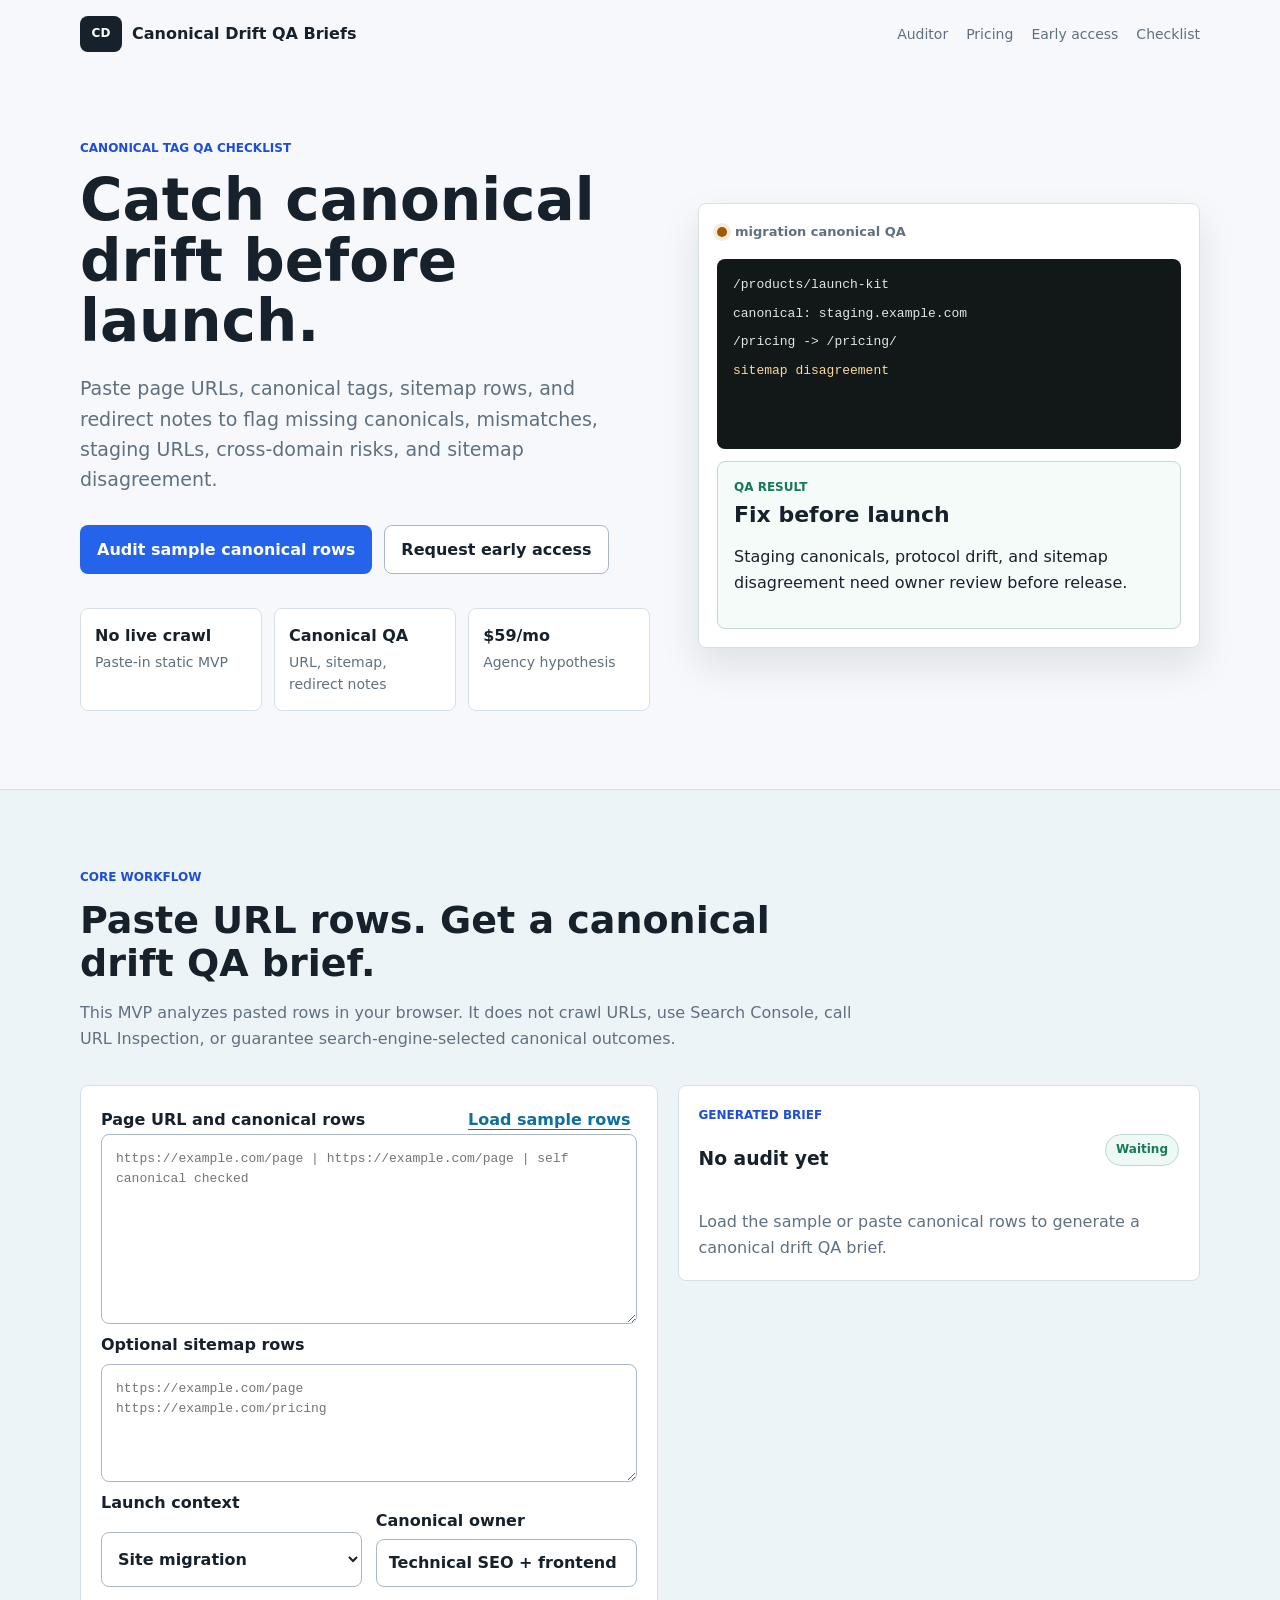
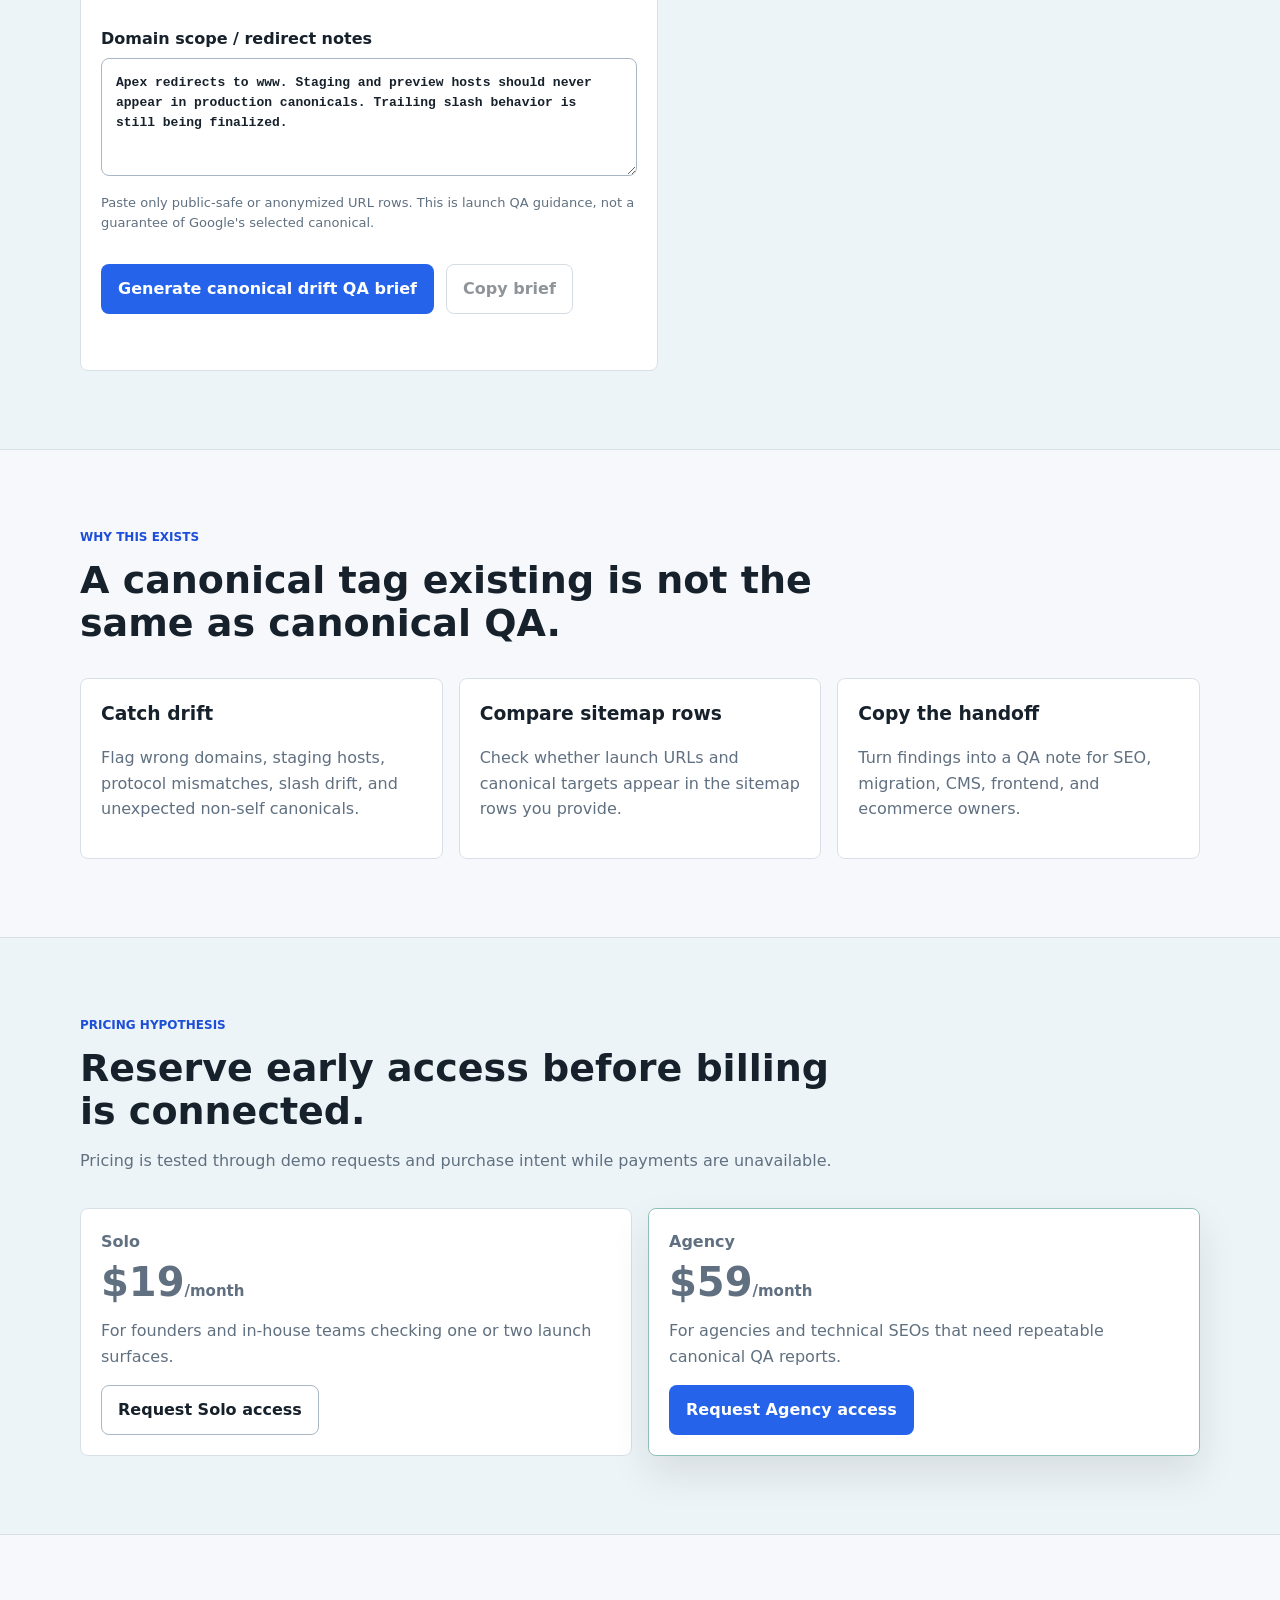
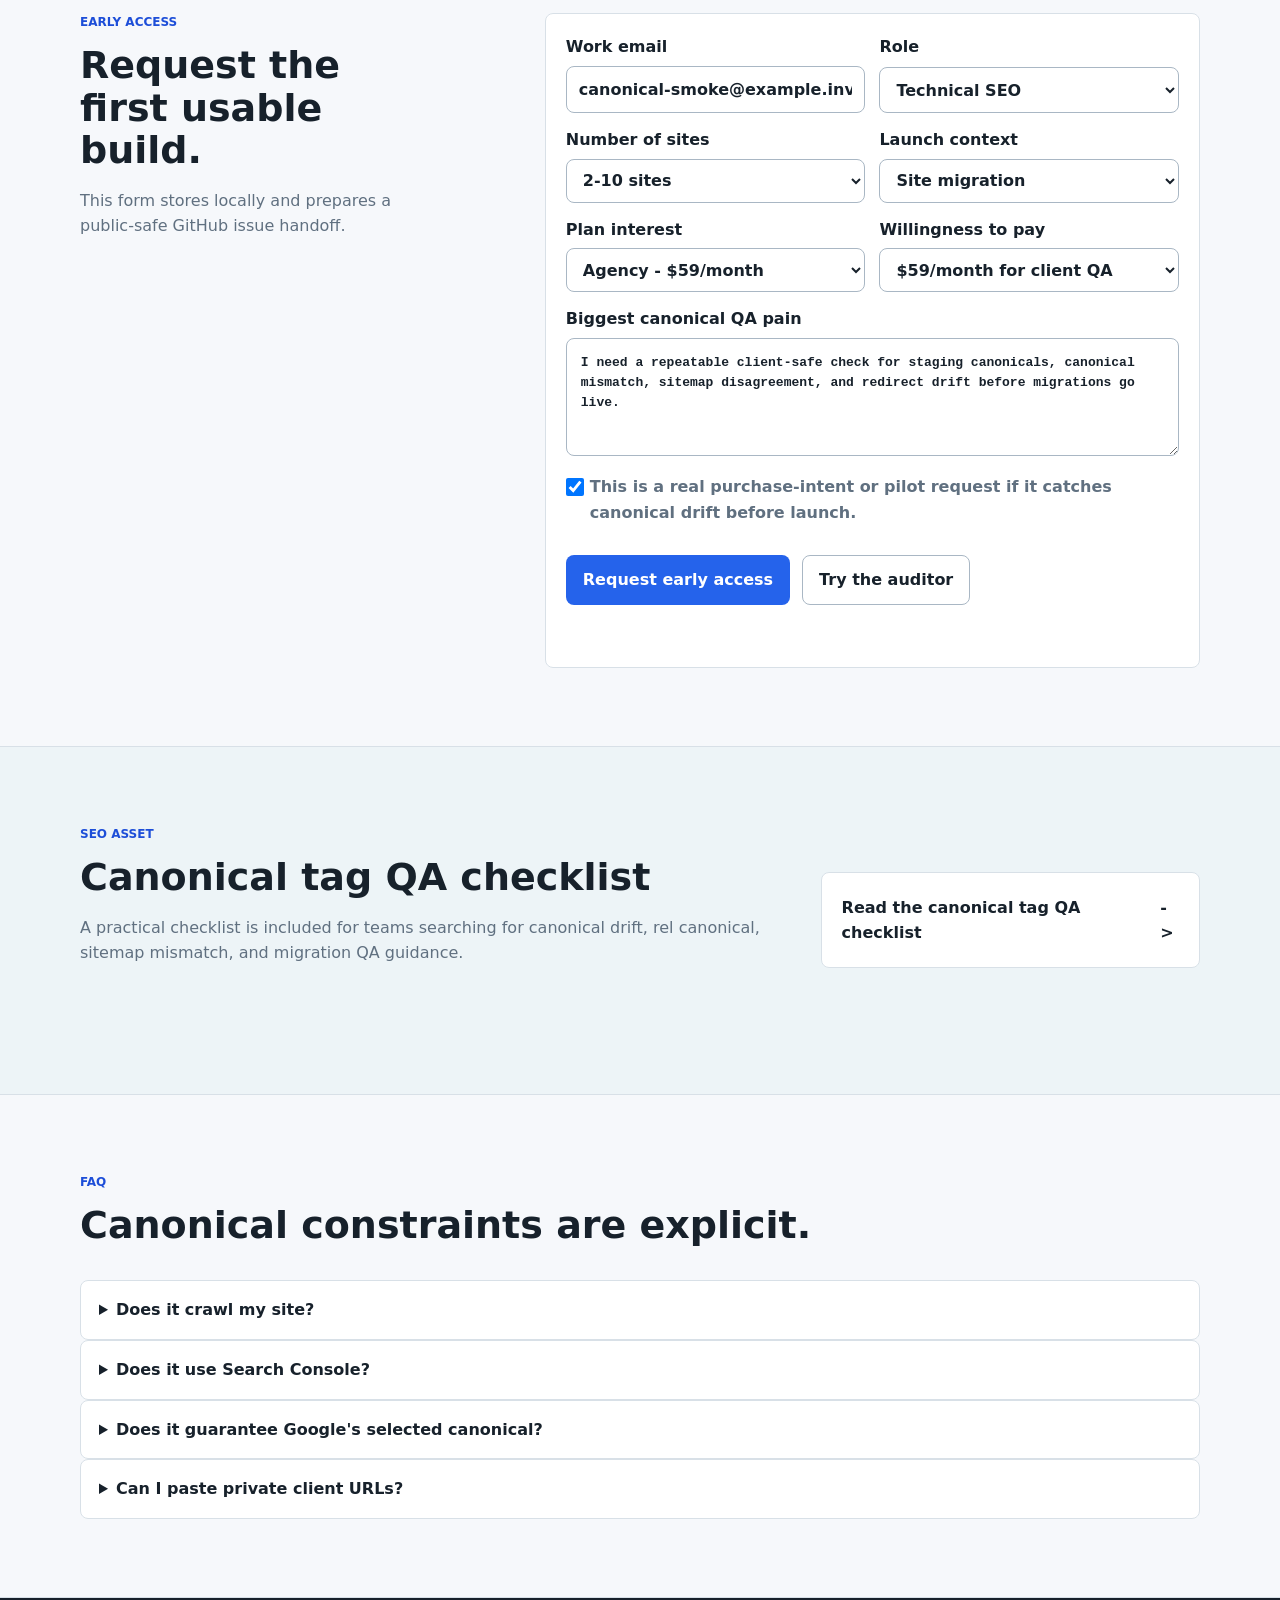
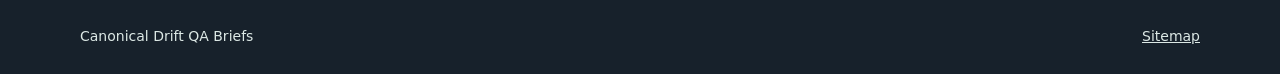
<file: index.html>
<!doctype html>
<html lang="en">
  <head>
    <meta charset="utf-8">
    <meta name="viewport" content="width=device-width, initial-scale=1">
    <title>Canonical Drift QA Briefs | Canonical tag QA checklist</title>
    <meta
      name="description"
      content="Paste page URLs, canonical tags, sitemap rows, and redirect notes to catch missing canonicals, URL mismatches, staging URLs, cross-domain risks, and sitemap disagreement before launch."
    >
    <link rel="canonical" href="https://ert93333-ops.github.io/canonical-drift-qa-briefs/">
    <meta property="og:title" content="Canonical Drift QA Briefs">
    <meta property="og:description" content="Catch canonical URL drift before migrations and launch pages go live.">
    <meta property="og:type" content="website">
    <meta property="og:url" content="https://ert93333-ops.github.io/canonical-drift-qa-briefs/">
    <meta name="twitter:card" content="summary_large_image">
    <link rel="stylesheet" href="styles.css">
  </head>
  <body data-product="Canonical Drift QA Briefs">
    <a class="skip-link" href="#workflow">Skip to canonical QA</a>

    <header class="site-header" data-header>
      <div class="shell header-inner">
        <a class="brand" href="index.html" aria-label="Canonical Drift QA Briefs home">
          <span class="brand-mark" aria-hidden="true">CD</span>
          <span>Canonical Drift QA Briefs</span>
        </a>
        <nav class="nav" aria-label="Primary navigation">
          <a href="#workflow">Auditor</a>
          <a href="#pricing">Pricing</a>
          <a href="#waitlist">Early access</a>
          <a href="canonical-drift-qa-checklist.html">Checklist</a>
        </nav>
      </div>
    </header>

    <main>
      <section class="hero section">
        <div class="shell hero-grid">
          <div class="hero-copy reveal">
            <p class="eyebrow">Canonical tag QA checklist</p>
            <h1>Catch canonical drift before launch.</h1>
            <p class="hero-subtitle">
              Paste page URLs, canonical tags, sitemap rows, and redirect notes to flag
              missing canonicals, mismatches, staging URLs, cross-domain risks, and sitemap disagreement.
            </p>
            <div class="hero-actions">
              <a class="button primary" href="#workflow" data-track-cta="hero_audit">Audit sample canonical rows</a>
              <a class="button secondary" href="#waitlist" data-track-cta="hero_waitlist">Request early access</a>
            </div>
            <dl class="signal-row" aria-label="Launch facts">
              <div>
                <dt>No live crawl</dt>
                <dd>Paste-in static MVP</dd>
              </div>
              <div>
                <dt>Canonical QA</dt>
                <dd>URL, sitemap, redirect notes</dd>
              </div>
              <div>
                <dt>$59/mo</dt>
                <dd>Agency hypothesis</dd>
              </div>
            </dl>
          </div>

          <div class="product-preview reveal" aria-label="Product preview">
            <div class="preview-header">
              <span class="status-dot"></span>
              <span>migration canonical QA</span>
            </div>
            <div class="preview-grid">
              <div class="url-preview">
                <p>/products/launch-kit</p>
                <p>canonical: staging.example.com</p>
                <p>/pricing -> /pricing/</p>
                <p class="warn-line">sitemap disagreement</p>
              </div>
              <div class="brief-preview">
                <p class="brief-label">QA result</p>
                <strong>Fix before launch</strong>
                <p>Staging canonicals, protocol drift, and sitemap disagreement need owner review before release.</p>
              </div>
            </div>
          </div>
        </div>
      </section>

      <section class="section band" id="workflow" aria-labelledby="workflow-title">
        <div class="shell">
          <div class="section-heading reveal">
            <p class="eyebrow">Core workflow</p>
            <h2 id="workflow-title">Paste URL rows. Get a canonical drift QA brief.</h2>
            <p>
              This MVP analyzes pasted rows in your browser. It does not crawl URLs, use Search Console,
              call URL Inspection, or guarantee search-engine-selected canonical outcomes.
            </p>
          </div>

          <div class="auditor-layout">
            <form class="auditor-panel reveal" id="auditor-form">
              <div class="field-row">
                <label for="canonical-input">Page URL and canonical rows</label>
                <button class="text-button" type="button" id="load-sample" data-track-cta="load_sample">
                  Load sample rows
                </button>
              </div>
              <textarea
                id="canonical-input"
                aria-describedby="privacy-note"
                placeholder="https://example.com/page | https://example.com/page | self canonical checked"
              ></textarea>

              <label for="sitemap-input">Optional sitemap rows</label>
              <textarea
                id="sitemap-input"
                class="short-textarea"
                placeholder="https://example.com/page&#10;https://example.com/pricing"
              ></textarea>

              <div class="form-grid compact-grid">
                <label>
                  Launch context
                  <select id="launch-context">
                    <option selected>Site migration</option>
                    <option>CMS template release</option>
                    <option>SaaS landing page launch</option>
                    <option>Ecommerce category update</option>
                    <option>Staging-to-production rollout</option>
                  </select>
                </label>
                <label>
                  Canonical owner
                  <input id="canonical-owner" value="Technical SEO + frontend">
                </label>
                <label class="wide-field">
                  Domain scope / redirect notes
                  <textarea id="redirect-notes" class="short-textarea">Apex redirects to www. Staging and preview hosts should never appear in production canonicals. Trailing slash behavior is still being finalized.</textarea>
                </label>
              </div>

              <p class="privacy-note" id="privacy-note">
                Paste only public-safe or anonymized URL rows. This is launch QA guidance, not a guarantee of Google's selected canonical.
              </p>
              <div class="workflow-actions">
                <button class="button primary" type="submit" id="generate-brief" data-track-cta="generate_brief">
                  Generate canonical drift QA brief
                </button>
                <button class="button secondary" type="button" id="copy-brief" disabled>
                  Copy brief
                </button>
              </div>
              <p class="form-error" id="workflow-error" role="alert" aria-live="polite"></p>
            </form>

            <aside class="output-panel reveal" aria-labelledby="output-title">
              <div class="output-header">
                <div>
                  <p class="eyebrow">Generated brief</p>
                  <h3 id="output-title">No audit yet</h3>
                </div>
                <span class="confidence-pill" id="status-pill">Waiting</span>
              </div>
              <div class="brief-output empty" id="brief-output" aria-live="polite">
                Load the sample or paste canonical rows to generate a canonical drift QA brief.
              </div>
            </aside>
          </div>
        </div>
      </section>

      <section class="section" aria-labelledby="why-title">
        <div class="shell">
          <div class="section-heading reveal">
            <p class="eyebrow">Why this exists</p>
            <h2 id="why-title">A canonical tag existing is not the same as canonical QA.</h2>
          </div>
          <div class="feature-grid">
            <article class="feature-card reveal">
              <h3>Catch drift</h3>
              <p>Flag wrong domains, staging hosts, protocol mismatches, slash drift, and unexpected non-self canonicals.</p>
            </article>
            <article class="feature-card reveal">
              <h3>Compare sitemap rows</h3>
              <p>Check whether launch URLs and canonical targets appear in the sitemap rows you provide.</p>
            </article>
            <article class="feature-card reveal">
              <h3>Copy the handoff</h3>
              <p>Turn findings into a QA note for SEO, migration, CMS, frontend, and ecommerce owners.</p>
            </article>
          </div>
        </div>
      </section>

      <section class="section band" id="pricing" aria-labelledby="pricing-title">
        <div class="shell">
          <div class="section-heading reveal">
            <p class="eyebrow">Pricing hypothesis</p>
            <h2 id="pricing-title">Reserve early access before billing is connected.</h2>
            <p>Pricing is tested through demo requests and purchase intent while payments are unavailable.</p>
          </div>
          <div class="pricing-grid">
            <article class="price-card reveal">
              <p class="plan-name">Solo</p>
              <p class="plan-price">$19<span>/month</span></p>
              <p>For founders and in-house teams checking one or two launch surfaces.</p>
              <button class="button secondary plan-button" type="button" data-plan="Solo - $19/month" data-track-cta="solo_plan">
                Request Solo access
              </button>
            </article>
            <article class="price-card featured-price reveal">
              <p class="plan-name">Agency</p>
              <p class="plan-price">$59<span>/month</span></p>
              <p>For agencies and technical SEOs that need repeatable canonical QA reports.</p>
              <button class="button primary plan-button" type="button" data-plan="Agency - $59/month" data-track-cta="agency_plan">
                Request Agency access
              </button>
            </article>
          </div>
        </div>
      </section>

      <section class="section" id="waitlist" aria-labelledby="waitlist-title">
        <div class="shell waitlist-layout">
          <div class="section-heading reveal">
            <p class="eyebrow">Early access</p>
            <h2 id="waitlist-title">Request the first usable build.</h2>
            <p>This form stores locally and prepares a public-safe GitHub issue handoff.</p>
          </div>

          <form class="waitlist-form reveal" id="waitlist-form">
            <div class="form-grid">
              <label>
                Work email
                <input id="email" name="email" type="email" required value="canonical-smoke@example.invalid">
              </label>
              <label>
                Role
                <select id="role" name="role">
                  <option>Technical SEO</option>
                  <option>Migration agency</option>
                  <option>Frontend developer</option>
                  <option>SaaS founder</option>
                  <option>Ecommerce operator</option>
                </select>
              </label>
              <label>
                Number of sites
                <select id="site-count" name="site-count">
                  <option>1 site</option>
                  <option selected>2-10 sites</option>
                  <option>11-50 sites</option>
                  <option>50+ sites</option>
                </select>
              </label>
              <label>
                Launch context
                <select id="launch-context-intent" name="launch-context-intent">
                  <option selected>Site migration</option>
                  <option>CMS template release</option>
                  <option>SaaS landing page launch</option>
                  <option>Ecommerce category update</option>
                  <option>Staging-to-production rollout</option>
                </select>
              </label>
              <label>
                Plan interest
                <select id="plan" name="plan">
                  <option>Solo - $19/month</option>
                  <option selected>Agency - $59/month</option>
                </select>
              </label>
              <label>
                Willingness to pay
                <select id="budget" name="budget">
                  <option>$19/month for one site</option>
                  <option selected>$59/month for client QA</option>
                  <option>$149/month for migration teams</option>
                  <option>Not sure yet</option>
                </select>
              </label>
              <label class="wide-field">
                Biggest canonical QA pain
                <textarea id="pain" name="pain" class="short-textarea">I need a repeatable client-safe check for staging canonicals, canonical mismatch, sitemap disagreement, and redirect drift before migrations go live.</textarea>
              </label>
            </div>
            <label class="checkbox-row">
              <input id="purchase-intent" type="checkbox" checked>
              <span>This is a real purchase-intent or pilot request if it catches canonical drift before launch.</span>
            </label>
            <div class="workflow-actions">
              <button class="button primary" type="submit" data-track-cta="waitlist_submit">Request early access</button>
              <a class="button secondary" href="#workflow" data-track-cta="waitlist_demo">Try the auditor</a>
            </div>
            <p class="form-success" id="waitlist-status" role="status" aria-live="polite"></p>
          </form>

          <div class="handoff-panel reveal" id="handoff-panel" hidden>
            <p class="eyebrow">Remote handoff</p>
            <h3>Send a public-safe demo request</h3>
            <p>Email stays local. The issue body contains role, site count, launch context, plan interest, and pain only.</p>
            <div class="workflow-actions">
              <a class="button primary" id="remote-intent-link" href="#" target="_blank" rel="noreferrer">Open GitHub demo request</a>
              <button class="button secondary" type="button" id="copy-request">Copy request details</button>
            </div>
          </div>
        </div>
      </section>

      <section class="section band" aria-labelledby="resources-title">
        <div class="shell resources-layout">
          <div class="section-heading reveal">
            <p class="eyebrow">SEO asset</p>
            <h2 id="resources-title">Canonical tag QA checklist</h2>
            <p>A practical checklist is included for teams searching for canonical drift, rel canonical, sitemap mismatch, and migration QA guidance.</p>
          </div>
          <a class="resource-link reveal" href="canonical-drift-qa-checklist.html" data-track-cta="seo_guide">
            <span>Read the canonical tag QA checklist</span>
            <span aria-hidden="true">-&gt;</span>
          </a>
        </div>
      </section>

      <section class="section" aria-labelledby="faq-title">
        <div class="shell faq-layout">
          <div class="section-heading reveal">
            <p class="eyebrow">FAQ</p>
            <h2 id="faq-title">Canonical constraints are explicit.</h2>
          </div>
          <details class="reveal">
            <summary>Does it crawl my site?</summary>
            <p>No. This MVP only analyzes pasted URL, canonical, sitemap, and redirect notes.</p>
          </details>
          <details class="reveal">
            <summary>Does it use Search Console?</summary>
            <p>No. There is no Search Console, URL Inspection, OAuth, or external API dependency.</p>
          </details>
          <details class="reveal">
            <summary>Does it guarantee Google's selected canonical?</summary>
            <p>No. Search engines choose canonicals from multiple signals. This is launch QA guidance, not an outcome guarantee.</p>
          </details>
          <details class="reveal">
            <summary>Can I paste private client URLs?</summary>
            <p>The app is browser-local, but you should still paste only public-safe or anonymized rows.</p>
          </details>
        </div>
      </section>
    </main>

    <footer class="site-footer">
      <div class="shell footer-inner">
        <span>Canonical Drift QA Briefs</span>
        <a href="sitemap.xml">Sitemap</a>
      </div>
    </footer>

    <script src="app.js" defer></script>
  </body>
</html>
</file>
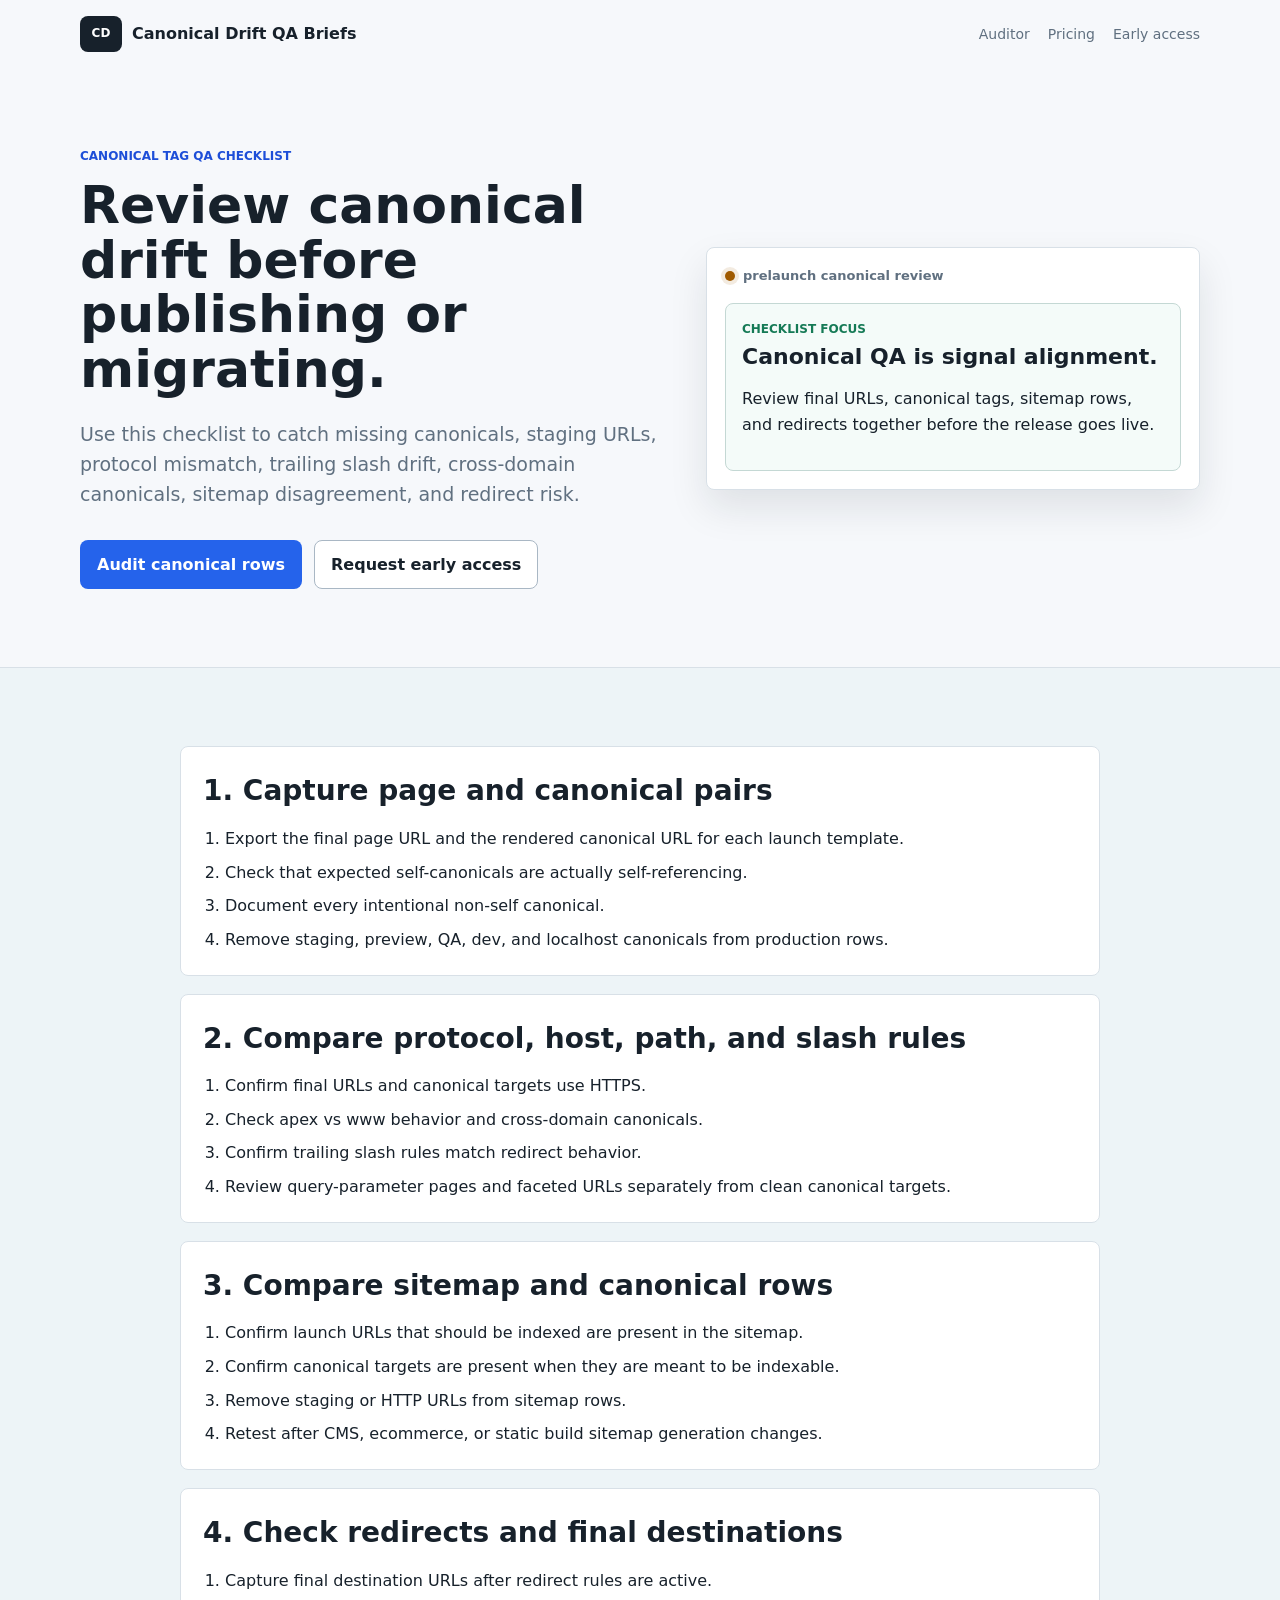
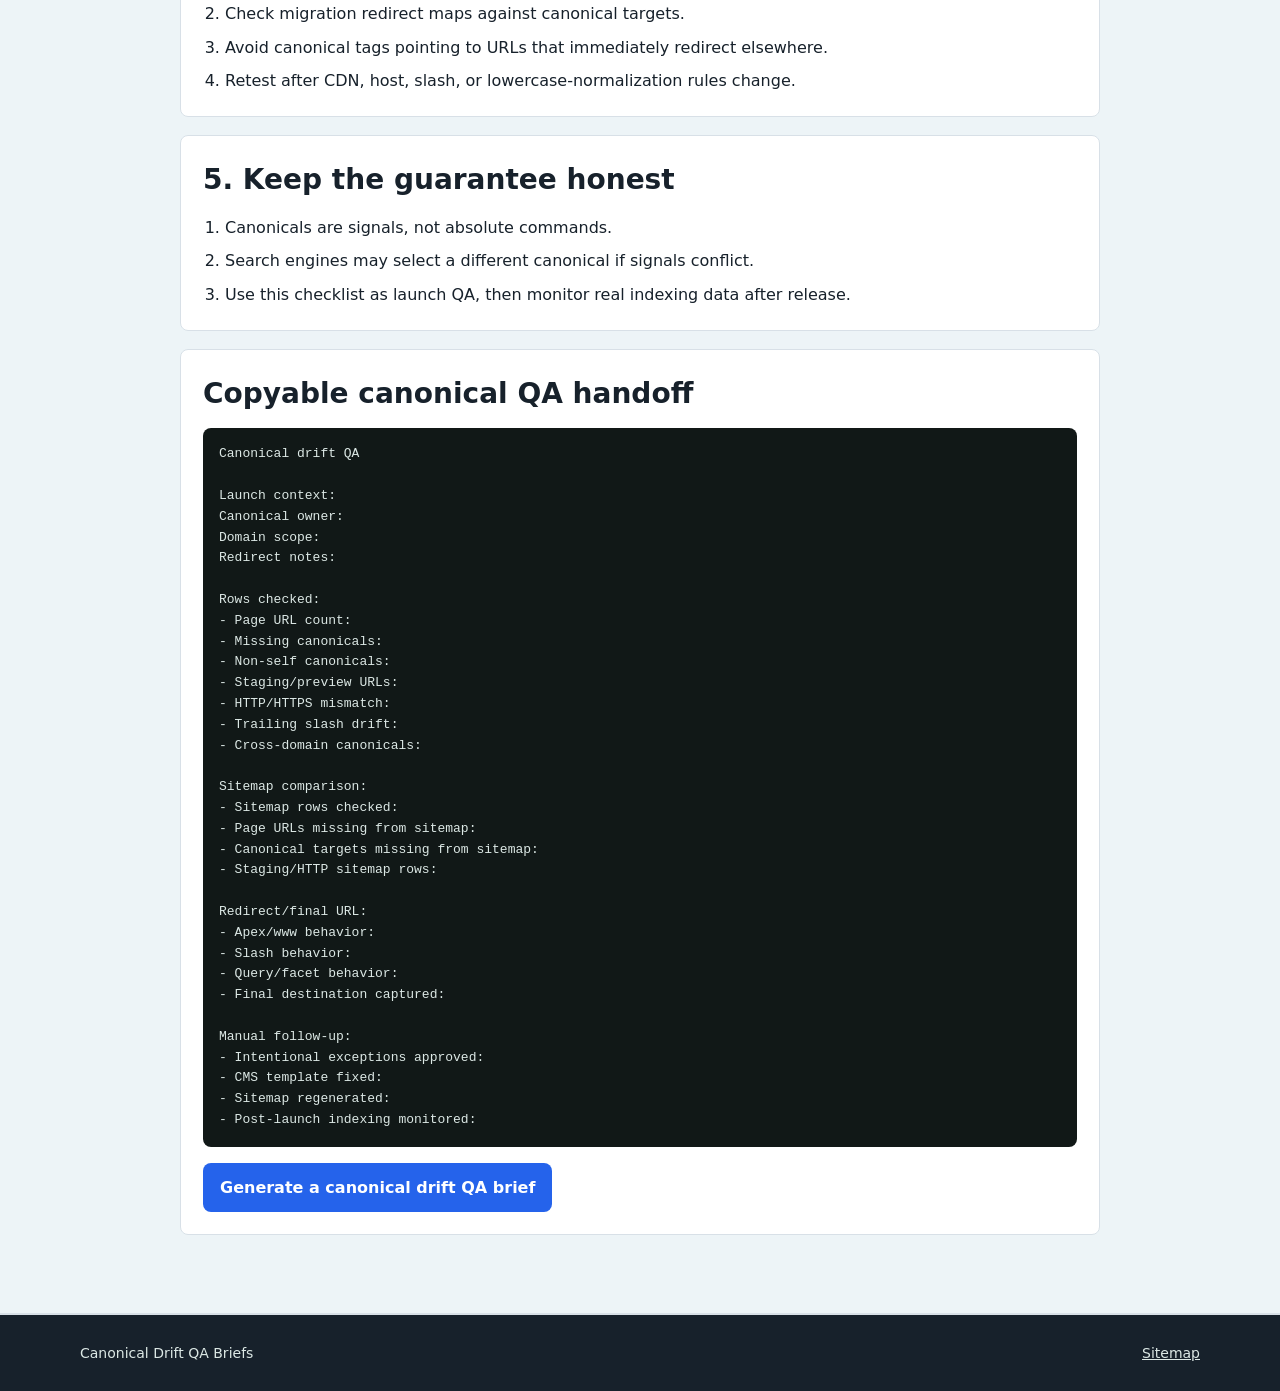
<file: canonical-drift-qa-checklist.html>
<!doctype html>
<html lang="en">
  <head>
    <meta charset="utf-8">
    <meta name="viewport" content="width=device-width, initial-scale=1">
    <title>Canonical Tag QA Checklist | Canonical Drift QA Briefs</title>
    <meta
      name="description"
      content="A practical canonical tag QA checklist for migrations, canonical drift, staging URLs, protocol mismatch, trailing slash rules, sitemap disagreement, and redirect checks."
    >
    <link rel="canonical" href="https://ert93333-ops.github.io/canonical-drift-qa-briefs/canonical-drift-qa-checklist.html">
    <meta property="og:title" content="Canonical tag QA checklist">
    <meta property="og:description" content="Review canonical tags, sitemap rows, staging URLs, redirects, and final URL alignment before launch.">
    <meta property="og:type" content="article">
    <meta property="og:url" content="https://ert93333-ops.github.io/canonical-drift-qa-briefs/canonical-drift-qa-checklist.html">
    <link rel="stylesheet" href="styles.css">
  </head>
  <body data-product="Canonical Drift QA Briefs">
    <header class="site-header" data-header>
      <div class="shell header-inner">
        <a class="brand" href="index.html" aria-label="Canonical Drift QA Briefs home">
          <span class="brand-mark" aria-hidden="true">CD</span>
          <span>Canonical Drift QA Briefs</span>
        </a>
        <nav class="nav" aria-label="Primary navigation">
          <a href="index.html#workflow">Auditor</a>
          <a href="index.html#pricing">Pricing</a>
          <a href="index.html#waitlist">Early access</a>
        </nav>
      </div>
    </header>

    <main>
      <section class="article-hero section">
        <div class="shell article-layout">
          <div class="article-copy reveal">
            <p class="eyebrow">Canonical tag QA checklist</p>
            <h1>Review canonical drift before publishing or migrating.</h1>
            <p class="hero-subtitle">
              Use this checklist to catch missing canonicals, staging URLs,
              protocol mismatch, trailing slash drift, cross-domain canonicals, sitemap disagreement, and redirect risk.
            </p>
            <div class="hero-actions">
              <a class="button primary" href="index.html#workflow" data-track-cta="checklist_audit">Audit canonical rows</a>
              <a class="button secondary" href="index.html#waitlist" data-track-cta="checklist_waitlist">Request early access</a>
            </div>
          </div>
          <div class="product-preview reveal" aria-label="Checklist preview">
            <div class="preview-header">
              <span class="status-dot"></span>
              <span>prelaunch canonical review</span>
            </div>
            <div class="brief-preview">
              <p class="brief-label">Checklist focus</p>
              <strong>Canonical QA is signal alignment.</strong>
              <p>Review final URLs, canonical tags, sitemap rows, and redirects together before the release goes live.</p>
            </div>
          </div>
        </div>
      </section>

      <section class="section band">
        <div class="shell content-narrow">
          <article class="guide-block reveal">
            <h2>1. Capture page and canonical pairs</h2>
            <ol class="guide-list">
              <li>Export the final page URL and the rendered canonical URL for each launch template.</li>
              <li>Check that expected self-canonicals are actually self-referencing.</li>
              <li>Document every intentional non-self canonical.</li>
              <li>Remove staging, preview, QA, dev, and localhost canonicals from production rows.</li>
            </ol>
          </article>

          <article class="guide-block reveal">
            <h2>2. Compare protocol, host, path, and slash rules</h2>
            <ol class="guide-list">
              <li>Confirm final URLs and canonical targets use HTTPS.</li>
              <li>Check apex vs www behavior and cross-domain canonicals.</li>
              <li>Confirm trailing slash rules match redirect behavior.</li>
              <li>Review query-parameter pages and faceted URLs separately from clean canonical targets.</li>
            </ol>
          </article>

          <article class="guide-block reveal">
            <h2>3. Compare sitemap and canonical rows</h2>
            <ol class="guide-list">
              <li>Confirm launch URLs that should be indexed are present in the sitemap.</li>
              <li>Confirm canonical targets are present when they are meant to be indexable.</li>
              <li>Remove staging or HTTP URLs from sitemap rows.</li>
              <li>Retest after CMS, ecommerce, or static build sitemap generation changes.</li>
            </ol>
          </article>

          <article class="guide-block reveal">
            <h2>4. Check redirects and final destinations</h2>
            <ol class="guide-list">
              <li>Capture final destination URLs after redirect rules are active.</li>
              <li>Check migration redirect maps against canonical targets.</li>
              <li>Avoid canonical tags pointing to URLs that immediately redirect elsewhere.</li>
              <li>Retest after CDN, host, slash, or lowercase-normalization rules change.</li>
            </ol>
          </article>

          <article class="guide-block reveal">
            <h2>5. Keep the guarantee honest</h2>
            <ol class="guide-list">
              <li>Canonicals are signals, not absolute commands.</li>
              <li>Search engines may select a different canonical if signals conflict.</li>
              <li>Use this checklist as launch QA, then monitor real indexing data after release.</li>
            </ol>
          </article>

          <article class="guide-block reveal">
            <h2>Copyable canonical QA handoff</h2>
            <pre class="template-block">Canonical drift QA

Launch context:
Canonical owner:
Domain scope:
Redirect notes:

Rows checked:
- Page URL count:
- Missing canonicals:
- Non-self canonicals:
- Staging/preview URLs:
- HTTP/HTTPS mismatch:
- Trailing slash drift:
- Cross-domain canonicals:

Sitemap comparison:
- Sitemap rows checked:
- Page URLs missing from sitemap:
- Canonical targets missing from sitemap:
- Staging/HTTP sitemap rows:

Redirect/final URL:
- Apex/www behavior:
- Slash behavior:
- Query/facet behavior:
- Final destination captured:

Manual follow-up:
- Intentional exceptions approved:
- CMS template fixed:
- Sitemap regenerated:
- Post-launch indexing monitored:</pre>
            <a class="button primary" href="index.html#workflow" data-track-cta="template_to_product">Generate a canonical drift QA brief</a>
          </article>
        </div>
      </section>
    </main>

    <footer class="site-footer">
      <div class="shell footer-inner">
        <span>Canonical Drift QA Briefs</span>
        <a href="sitemap.xml">Sitemap</a>
      </div>
    </footer>

    <script src="app.js" defer></script>
  </body>
</html>
</file>
<file: styles.css>
:root {
  color-scheme: light;
  --bg: #f6f8fb;
  --surface: #ffffff;
  --surface-alt: #edf4f7;
  --ink: #17212b;
  --muted: #607080;
  --line: #d8e0e7;
  --line-strong: #a9b7c4;
  --accent: #2563eb;
  --accent-strong: #1d4ed8;
  --blue: #0f6f9f;
  --amber: #a05a00;
  --red: #b42318;
  --green: #157a56;
  --shadow: 0 18px 38px rgba(23, 33, 43, 0.1);
  --radius: 8px;
  --speed: 180ms;
}

* {
  box-sizing: border-box;
}

html {
  scroll-behavior: smooth;
}

body {
  margin: 0;
  overflow-x: hidden;
  background: var(--bg);
  color: var(--ink);
  font-family: Inter, ui-sans-serif, system-ui, -apple-system, BlinkMacSystemFont, "Segoe UI", sans-serif;
  font-size: 16px;
  line-height: 1.6;
  letter-spacing: 0;
}

a {
  color: inherit;
}

button,
input,
select,
textarea {
  font: inherit;
  letter-spacing: 0;
}

button {
  cursor: pointer;
}

textarea,
input,
select {
  width: 100%;
  border: 1px solid var(--line-strong);
  border-radius: var(--radius);
  background: #fff;
  color: var(--ink);
  transition: border-color var(--speed) ease, box-shadow var(--speed) ease;
}

textarea:focus,
input:focus,
select:focus {
  outline: 0;
  border-color: var(--blue);
  box-shadow: 0 0 0 3px rgba(36, 93, 156, 0.16);
}

textarea {
  min-height: 190px;
  padding: 14px;
  resize: vertical;
  font-family: "SFMono-Regular", Consolas, "Liberation Mono", monospace;
  font-size: 13px;
  line-height: 1.55;
}

.short-textarea {
  min-height: 118px;
}

input,
select {
  min-height: 44px;
  padding: 10px 12px;
}

code,
pre {
  font-family: "SFMono-Regular", Consolas, "Liberation Mono", monospace;
}

.skip-link {
  position: absolute;
  left: 16px;
  top: -48px;
  z-index: 20;
  padding: 10px 12px;
  border-radius: var(--radius);
  background: var(--ink);
  color: #fff;
  transition: top var(--speed) ease;
}

.skip-link:focus {
  top: 16px;
}

.shell {
  width: min(1120px, calc(100% - 32px));
  margin: 0 auto;
}

.site-header {
  position: sticky;
  top: 0;
  z-index: 10;
  background: rgba(246, 248, 251, 0.92);
  border-bottom: 1px solid transparent;
  backdrop-filter: blur(12px);
  transition: border-color var(--speed) ease, box-shadow var(--speed) ease;
}

.site-header.is-scrolled {
  border-bottom-color: var(--line);
  box-shadow: 0 10px 26px rgba(24, 32, 31, 0.08);
}

.header-inner {
  min-height: 68px;
  display: flex;
  align-items: center;
  justify-content: space-between;
  gap: 20px;
}

.brand {
  display: inline-flex;
  align-items: center;
  gap: 10px;
  font-weight: 900;
  text-decoration: none;
}

.brand-mark {
  display: inline-grid;
  width: 42px;
  height: 36px;
  place-items: center;
  border-radius: var(--radius);
  background: var(--ink);
  color: #fff;
  font-size: 12px;
}

.nav {
  display: flex;
  align-items: center;
  gap: 18px;
  color: var(--muted);
  font-size: 14px;
}

.nav a {
  text-decoration: none;
  transition: color var(--speed) ease;
}

.nav a:hover,
.nav a:focus-visible {
  color: var(--ink);
}

.section {
  padding: 78px 0;
}

.band {
  background: var(--surface-alt);
  border-top: 1px solid var(--line);
  border-bottom: 1px solid var(--line);
}

.hero {
  min-height: 720px;
  display: grid;
  align-items: center;
  padding-top: 70px;
}

.hero-grid {
  display: grid;
  grid-template-columns: minmax(0, 1fr) minmax(360px, 0.88fr);
  align-items: center;
  gap: 48px;
}

.hero-copy h1 {
  margin: 0;
  max-width: 820px;
  font-size: 58px;
  line-height: 1.04;
}

.hero-subtitle {
  max-width: 720px;
  margin: 22px 0 0;
  color: var(--muted);
  font-size: 19px;
}

.eyebrow {
  margin: 0 0 12px;
  color: var(--accent-strong);
  font-size: 12px;
  font-weight: 900;
  text-transform: uppercase;
}

.hero-actions,
.workflow-actions {
  display: flex;
  flex-wrap: wrap;
  gap: 12px;
  margin-top: 30px;
}

.button {
  min-height: 44px;
  display: inline-flex;
  align-items: center;
  justify-content: center;
  gap: 8px;
  border: 1px solid transparent;
  border-radius: var(--radius);
  padding: 11px 16px;
  font-weight: 900;
  text-decoration: none;
  transition:
    transform var(--speed) ease,
    box-shadow var(--speed) ease,
    background var(--speed) ease,
    border-color var(--speed) ease;
}

.button:hover,
.button:focus-visible {
  transform: translateY(-1px);
  box-shadow: 0 10px 22px rgba(24, 32, 31, 0.12);
}

.button.primary {
  background: var(--accent);
  color: #fff;
}

.button.primary:hover,
.button.primary:focus-visible {
  background: var(--accent-strong);
}

.button.secondary {
  background: #fff;
  border-color: var(--line-strong);
  color: var(--ink);
}

.button:disabled {
  cursor: not-allowed;
  opacity: 0.48;
  transform: none;
  box-shadow: none;
}

.button.is-confirmed {
  animation: confirmPop 520ms ease;
}

.button.is-processing {
  animation: actionPulse 620ms ease;
}

.button.is-selected {
  border-color: var(--accent);
  box-shadow: 0 0 0 3px rgba(15, 118, 110, 0.15);
}

.text-button {
  border: 0;
  background: transparent;
  color: var(--blue);
  font-weight: 900;
  text-decoration: underline;
  text-underline-offset: 4px;
}

.signal-row {
  display: grid;
  grid-template-columns: repeat(3, minmax(0, 1fr));
  gap: 12px;
  margin: 34px 0 0;
}

.signal-row div,
.product-preview,
.auditor-panel,
.output-panel,
.feature-card,
.price-card,
.waitlist-form,
.handoff-panel,
.resource-link,
details,
.guide-block {
  border: 1px solid var(--line);
  border-radius: var(--radius);
  background: var(--surface);
}

.signal-row div {
  padding: 14px;
}

.signal-row dt {
  font-weight: 900;
}

.signal-row dd {
  margin: 2px 0 0;
  color: var(--muted);
  font-size: 14px;
}

.product-preview {
  padding: 18px;
  animation: cardLiftIn 620ms ease both;
  box-shadow: var(--shadow);
}

.preview-header {
  display: flex;
  align-items: center;
  gap: 8px;
  margin-bottom: 16px;
  color: var(--muted);
  font-size: 13px;
  font-weight: 900;
}

.status-dot {
  width: 10px;
  height: 10px;
  border-radius: 50%;
  background: var(--amber);
  box-shadow: 0 0 0 4px rgba(154, 91, 5, 0.12);
}

.preview-grid {
  display: grid;
  gap: 12px;
}

.url-preview {
  min-height: 190px;
  padding: 16px;
  border-radius: var(--radius);
  background: #111817;
  color: #dce8e5;
  font-family: "SFMono-Regular", Consolas, "Liberation Mono", monospace;
  font-size: 13px;
}

.url-preview p {
  margin: 0 0 8px;
  animation: terminalLine 420ms ease both;
}

.url-preview p:nth-child(2) {
  animation-delay: 80ms;
}

.url-preview p:nth-child(3) {
  animation-delay: 160ms;
}

.url-preview p:nth-child(4) {
  animation-delay: 240ms;
}

.warn-line {
  color: #ffd599;
}

.brief-preview {
  padding: 16px;
  border: 1px solid #c4d8d4;
  border-radius: var(--radius);
  background: #f4fbf9;
}

.brief-label {
  margin: 0 0 5px;
  color: var(--green);
  font-size: 12px;
  font-weight: 900;
  text-transform: uppercase;
}

.brief-preview strong {
  display: block;
  font-size: 22px;
  line-height: 1.2;
}

.section-heading {
  max-width: 780px;
  margin-bottom: 34px;
}

.section-heading h2 {
  margin: 0;
  font-size: 38px;
  line-height: 1.12;
}

.section-heading p:last-child,
.feature-card p,
.price-card p {
  color: var(--muted);
}

.auditor-layout {
  display: grid;
  grid-template-columns: minmax(0, 1.05fr) minmax(320px, 0.95fr);
  gap: 20px;
  align-items: start;
}

.auditor-panel,
.output-panel,
.waitlist-form {
  padding: 20px;
  transition:
    border-color var(--speed) ease,
    box-shadow var(--speed) ease,
    transform var(--speed) ease;
}

.handoff-panel {
  grid-column: 2;
  padding: 20px;
  transition: border-color var(--speed) ease, box-shadow var(--speed) ease;
}

.handoff-panel.is-confirmed {
  border-color: rgba(21, 122, 86, 0.42);
  box-shadow: 0 16px 34px rgba(21, 122, 86, 0.1);
}

.auditor-panel label {
  display: block;
  margin: 18px 0 7px;
  font-weight: 900;
}

.auditor-panel label:first-of-type {
  margin-top: 0;
}

.auditor-panel:focus-within,
.waitlist-form:focus-within {
  border-color: #8fb5d9;
  box-shadow: 0 14px 28px rgba(36, 93, 156, 0.1);
}

.output-panel.has-brief {
  transform: translateY(-1px);
  box-shadow: 0 18px 36px rgba(24, 32, 31, 0.1);
}

.output-panel.status-good {
  border-color: rgba(20, 121, 95, 0.44);
}

.output-panel.status-warning {
  border-color: rgba(154, 91, 5, 0.44);
}

.output-panel.status-danger {
  border-color: rgba(180, 35, 24, 0.44);
}

.field-row,
.output-header {
  display: flex;
  align-items: center;
  justify-content: space-between;
  gap: 16px;
}

.field-row label {
  margin: 0;
}

.privacy-note {
  margin: 10px 0 0;
  color: var(--muted);
  font-size: 13px;
}

.form-error {
  min-height: 24px;
  margin: 12px 0 0;
  color: var(--red);
  font-weight: 900;
}

.form-success {
  min-height: 26px;
  margin: 16px 0 0;
  color: var(--green);
  font-weight: 900;
}

.confidence-pill {
  flex: 0 0 auto;
  display: inline-flex;
  min-height: 32px;
  align-items: center;
  justify-content: center;
  border: 1px solid #bdd8d1;
  border-radius: 999px;
  padding: 5px 10px;
  background: #eef9f6;
  color: var(--green);
  font-size: 12px;
  font-weight: 900;
  transition: background var(--speed) ease, border-color var(--speed) ease, color var(--speed) ease;
}

.confidence-pill.status-good {
  border-color: rgba(20, 121, 95, 0.32);
  background: #eef9f6;
  color: var(--green);
}

.confidence-pill.status-warning {
  border-color: rgba(154, 91, 5, 0.34);
  background: #fff7e8;
  color: var(--amber);
}

.confidence-pill.status-danger {
  border-color: rgba(180, 35, 24, 0.28);
  background: #fff2f0;
  color: var(--red);
}

.brief-output {
  margin-top: 16px;
}

.brief-output.empty {
  color: var(--muted);
}

.brief-output.is-updated {
  animation: outputPulse 420ms ease;
}

.brief-section {
  padding: 16px 0;
  border-top: 1px solid var(--line);
}

.brief-section:first-child {
  border-top: 0;
  padding-top: 0;
}

.brief-section h4 {
  margin: 0 0 8px;
  font-size: 16px;
}

.brief-section p,
.brief-section ul,
.brief-section ol {
  margin: 0;
}

.brief-section ul,
.brief-section ol {
  padding-left: 20px;
}

.brief-section li + li {
  margin-top: 6px;
}

.feature-grid,
.pricing-grid {
  display: grid;
  gap: 16px;
}

.feature-grid {
  grid-template-columns: repeat(3, minmax(0, 1fr));
}

.pricing-grid {
  grid-template-columns: repeat(2, minmax(0, 1fr));
}

.feature-card,
.price-card {
  padding: 20px;
  transition: transform var(--speed) ease, box-shadow var(--speed) ease;
}

.feature-card:hover,
.price-card:hover {
  transform: translateY(-2px);
  box-shadow: var(--shadow);
}

.feature-card h3 {
  margin: 0 0 8px;
}

.plan-name {
  margin: 0;
  color: var(--accent-strong);
  font-weight: 900;
}

.plan-price {
  margin: 8px 0;
  color: var(--ink);
  font-size: 40px;
  font-weight: 900;
  line-height: 1;
}

.plan-price span {
  color: var(--muted);
  font-size: 15px;
}

.featured-price {
  border-color: #8fc0b7;
  box-shadow: var(--shadow);
}

.waitlist-layout {
  display: grid;
  grid-template-columns: minmax(280px, 0.8fr) minmax(0, 1.2fr);
  gap: 28px;
  align-items: start;
}

.waitlist-layout .section-heading {
  max-width: 320px;
}

.waitlist-layout .section-heading h2 {
  overflow-wrap: break-word;
}

.form-grid {
  display: grid;
  grid-template-columns: repeat(2, minmax(0, 1fr));
  gap: 14px;
}

.form-grid label,
.checkbox-row {
  display: grid;
  gap: 6px;
  font-weight: 900;
}

.full-span {
  grid-column: 1 / -1;
}

.wide-field {
  grid-column: 1 / -1;
}

.checkbox-row {
  grid-template-columns: 18px minmax(0, 1fr);
  align-items: start;
  margin: 18px 0;
  color: var(--muted);
  font-weight: 700;
}

.checkbox-row input {
  width: 18px;
  min-height: 18px;
  margin: 4px 0 0;
}

.waitlist-form.is-submitted {
  border-color: rgba(20, 121, 95, 0.42);
  box-shadow: 0 16px 34px rgba(20, 121, 95, 0.1);
}

.remote-intent {
  display: flex;
  flex-wrap: wrap;
  align-items: center;
  gap: 10px;
  margin-top: 14px;
  padding-top: 16px;
  border-top: 1px solid var(--line);
  animation: intentSlide 360ms ease both;
}

.remote-intent[hidden] {
  display: none;
}

.remote-intent p {
  flex-basis: 100%;
  margin: 0;
  color: var(--green);
  font-weight: 900;
}

.resources-layout {
  display: grid;
  grid-template-columns: minmax(0, 0.85fr) minmax(280px, 0.45fr);
  gap: 24px;
  align-items: center;
}

.resource-link {
  display: flex;
  min-height: 96px;
  align-items: center;
  justify-content: space-between;
  gap: 16px;
  padding: 20px;
  font-weight: 900;
  text-decoration: none;
  transition: transform var(--speed) ease, box-shadow var(--speed) ease;
}

.resource-link:hover,
.resource-link:focus-visible {
  transform: translateY(-2px);
  box-shadow: var(--shadow);
}

.faq-list {
  display: grid;
  gap: 10px;
}

details {
  padding: 16px 18px;
}

summary {
  cursor: pointer;
  font-weight: 900;
}

details p {
  margin: 10px 0 0;
  color: var(--muted);
}

.article-hero {
  min-height: 560px;
  display: grid;
  align-items: center;
}

.article-layout {
  display: grid;
  grid-template-columns: minmax(0, 1fr) minmax(320px, 0.85fr);
  align-items: center;
  gap: 44px;
}

.article-copy h1 {
  margin: 0;
  font-size: 52px;
  line-height: 1.05;
}

.content-narrow {
  max-width: 920px;
}

.guide-block {
  padding: 22px;
}

.guide-block + .guide-block {
  margin-top: 18px;
}

.guide-block h2 {
  margin: 0 0 12px;
  font-size: 28px;
}

.guide-list {
  margin: 0;
  padding-left: 22px;
}

.guide-list li + li {
  margin-top: 8px;
}

.template-block {
  overflow-x: auto;
  margin: 0 0 16px;
  padding: 16px;
  border-radius: var(--radius);
  background: #111817;
  color: #dce8e5;
  font-size: 13px;
}

.matrix-scroll {
  overflow-x: auto;
  border: 1px solid var(--line);
  border-radius: var(--radius);
}

.matrix-table {
  width: 100%;
  min-width: 650px;
  border-collapse: collapse;
  font-size: 13px;
}

.matrix-table th,
.matrix-table td {
  padding: 10px 12px;
  border-bottom: 1px solid var(--line);
  text-align: left;
  vertical-align: top;
}

.matrix-table th {
  background: #eef4fb;
  color: var(--ink);
  font-weight: 900;
}

.matrix-table tr:last-child td {
  border-bottom: 0;
}

.table-status {
  display: inline-flex;
  min-height: 26px;
  align-items: center;
  border-radius: 999px;
  padding: 3px 8px;
  font-weight: 900;
  white-space: nowrap;
}

.table-status.good {
  background: #edf9f3;
  color: var(--green);
}

.table-status.warning {
  background: #fff6e8;
  color: var(--amber);
}

.table-status.danger {
  background: #fff1f0;
  color: var(--red);
}

.site-footer {
  border-top: 1px solid var(--line);
  background: var(--ink);
  color: #dce8e5;
}

.footer-inner {
  min-height: 76px;
  display: flex;
  align-items: center;
  justify-content: space-between;
  gap: 16px;
  font-size: 14px;
}

.reveal {
  opacity: 0;
  transform: translateY(12px);
  transition: opacity 420ms ease, transform 420ms ease;
  transition-delay: var(--reveal-delay, 0ms);
}

.reveal.is-visible {
  opacity: 1;
  transform: translateY(0);
}

@keyframes outputPulse {
  0% {
    background: rgba(20, 121, 95, 0.08);
  }

  100% {
    background: transparent;
  }
}

@keyframes cardLiftIn {
  0% {
    opacity: 0;
    transform: translateY(10px) scale(0.99);
  }

  100% {
    opacity: 1;
    transform: translateY(0) scale(1);
  }
}

@keyframes terminalLine {
  0% {
    opacity: 0;
    transform: translateY(4px);
  }

  100% {
    opacity: 1;
    transform: translateY(0);
  }
}

@keyframes confirmPop {
  0%,
  100% {
    transform: translateY(0) scale(1);
  }

  45% {
    transform: translateY(-1px) scale(1.03);
  }
}

@keyframes actionPulse {
  0%,
  100% {
    box-shadow: none;
  }

  50% {
    box-shadow: 0 0 0 5px rgba(15, 118, 110, 0.14);
  }
}

@keyframes intentSlide {
  0% {
    opacity: 0;
    transform: translateY(8px);
  }

  100% {
    opacity: 1;
    transform: translateY(0);
  }
}

@media (max-width: 900px) {
  .header-inner {
    align-items: flex-start;
    flex-direction: column;
    padding: 14px 0;
  }

  .nav {
    flex-wrap: wrap;
    gap: 12px;
  }

  .hero {
    min-height: auto;
  }

  .hero-grid,
  .article-layout,
  .auditor-layout,
  .waitlist-layout,
  .resources-layout {
    grid-template-columns: 1fr;
  }

  .handoff-panel {
    grid-column: auto;
  }

  .hero-copy h1,
  .article-copy h1 {
    font-size: 42px;
  }

  .section-heading h2 {
    font-size: 32px;
  }

  .feature-grid,
  .pricing-grid,
  .form-grid,
  .signal-row {
    grid-template-columns: 1fr;
  }

  .field-row,
  .output-header,
  .footer-inner {
    align-items: flex-start;
    flex-direction: column;
  }
}

@media (max-width: 520px) {
  .shell {
    width: min(100% - 24px, 1120px);
  }

  .section {
    padding: 58px 0;
  }

  .hero-copy h1,
  .article-copy h1 {
    font-size: 36px;
  }

  .hero-actions,
  .workflow-actions,
  .remote-intent {
    flex-direction: column;
  }

  .button {
    width: 100%;
  }
}

@media (prefers-reduced-motion: reduce) {
  *,
  *::before,
  *::after {
    scroll-behavior: auto !important;
    animation-duration: 0.001ms !important;
    animation-iteration-count: 1 !important;
    transition-duration: 0.001ms !important;
  }

  .reveal {
    opacity: 1;
    transform: none;
  }
}
</file>
